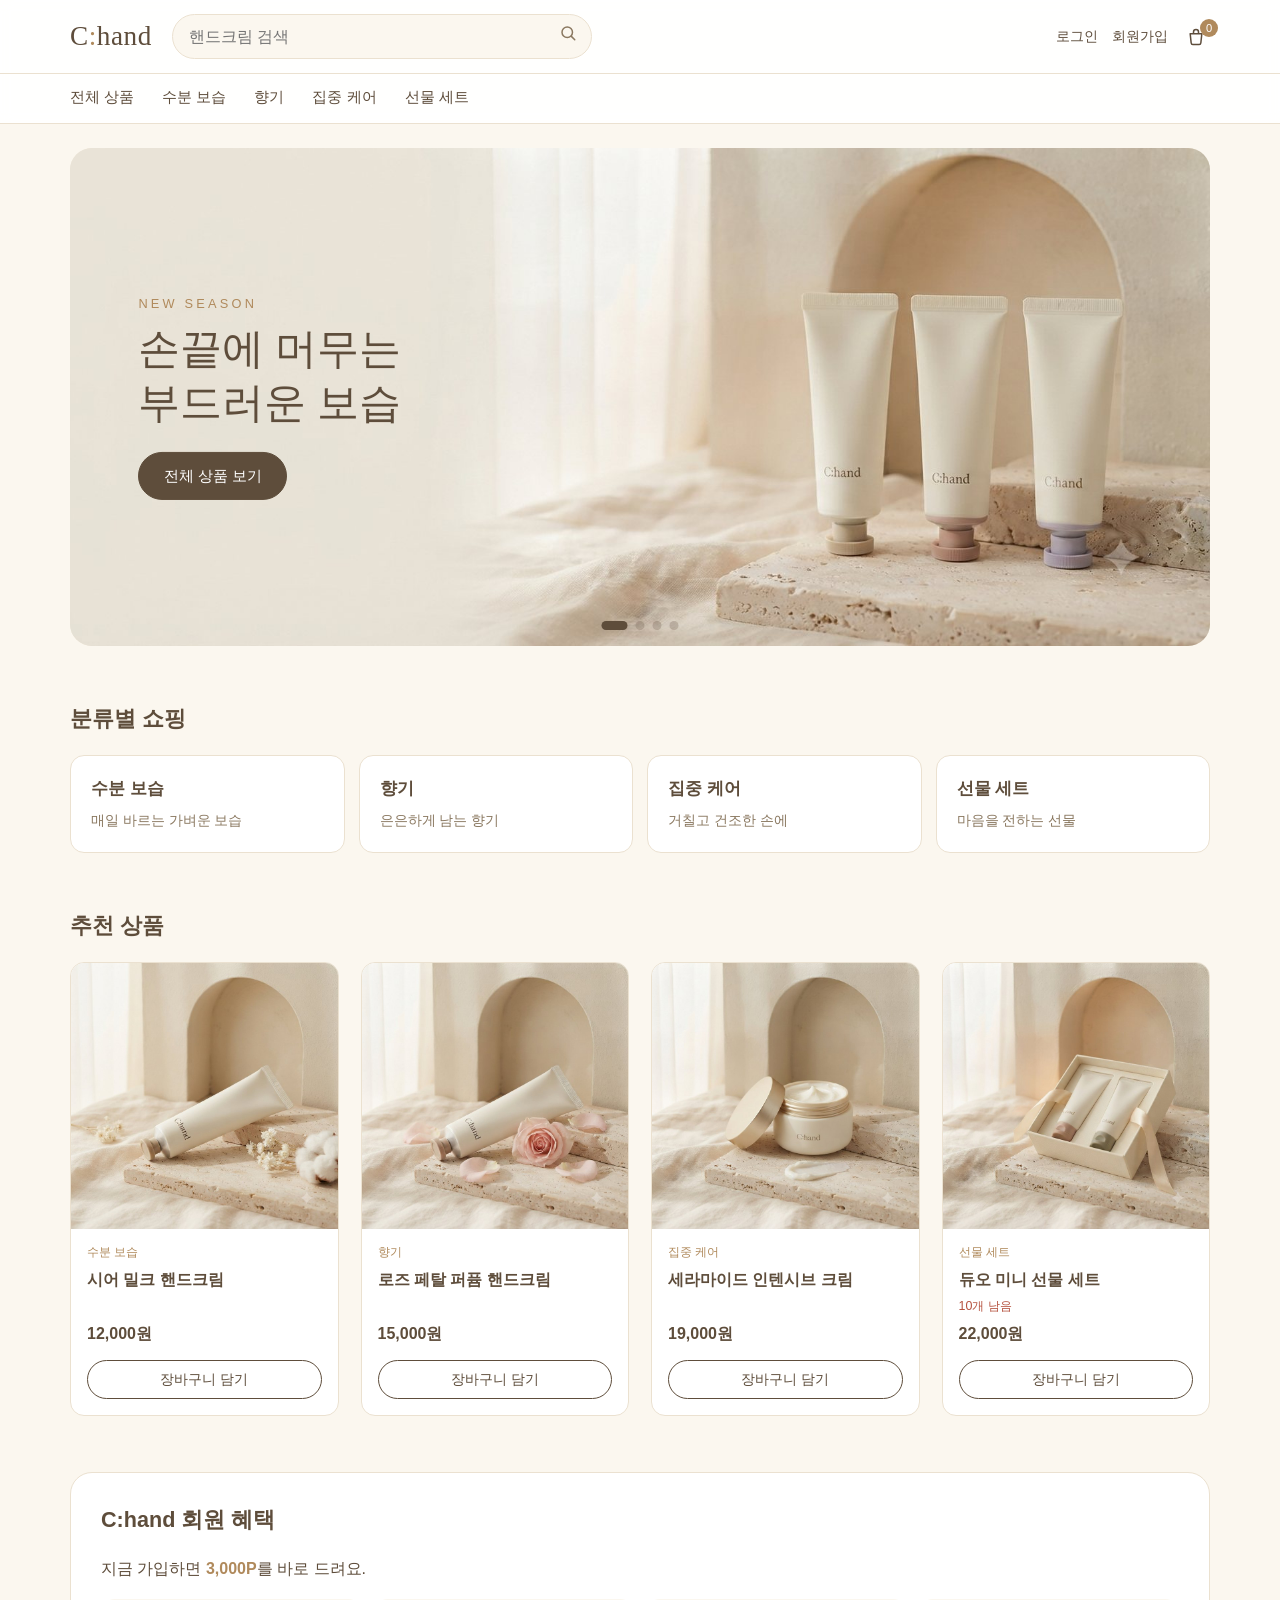
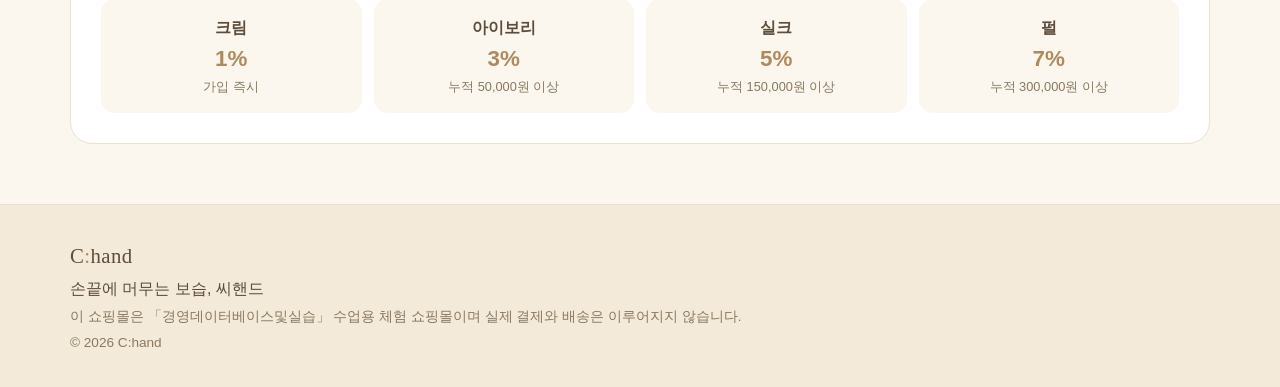
<file: chand/chand/index.html>
<!DOCTYPE html>
<html lang="ko">
<head>
  <meta charset="UTF-8">
  <meta name="viewport" content="width=device-width, initial-scale=1.0">
  <title>C:hand | 손끝에 머무는 보습, 핸드크림 쇼핑몰</title>
  <meta name="description" content="C:hand 핸드크림 쇼핑몰 - 보습, 향기, 집중 케어, 선물 세트">
  <link rel="icon" href="img/logo.svg" type="image/svg+xml">
  <link rel="stylesheet" href="style.css">
</head>
<body>

  <!-- ===== 머리말 ===== -->
  <header class="site-header">
    <div class="header-inner">
      <a href="#home" class="logo" aria-label="C:hand 홈">C<span>:</span>hand</a>

      <form class="search" id="searchForm" role="search">
        <input type="search" id="searchInput" placeholder="핸드크림 검색" aria-label="상품 검색">
        <button type="submit" aria-label="검색">
          <svg viewBox="0 0 24 24" width="18" height="18" aria-hidden="true"><circle cx="11" cy="11" r="7" fill="none" stroke="currentColor" stroke-width="2"/><line x1="16.5" y1="16.5" x2="21" y2="21" stroke="currentColor" stroke-width="2" stroke-linecap="round"/></svg>
        </button>
      </form>

      <div class="header-util">
        <span id="userGreeting" class="greeting"></span>
        <a href="#login" id="loginLink">로그인</a>
        <a href="#signup" id="signupLink">회원가입</a>
        <a href="#mypage" id="mypageLink" hidden>마이페이지</a>
        <button type="button" id="logoutBtn" class="link-btn" hidden>로그아웃</button>
        <a href="#cart" class="cart-link" aria-label="장바구니">
          <svg viewBox="0 0 24 24" width="20" height="20" aria-hidden="true"><path d="M5 8h14l-1.2 11.2a2 2 0 0 1-2 1.8H8.2a2 2 0 0 1-2-1.8z M9 8V6a3 3 0 0 1 6 0v2" fill="none" stroke="currentColor" stroke-width="1.8" stroke-linejoin="round"/></svg>
          <span id="cartCount" class="badge">0</span>
        </a>
      </div>
    </div>

    <nav class="main-nav" aria-label="주 메뉴">
      <ul id="navList">
        <li><a href="#products" data-cat="전체">전체 상품</a></li>
        <!-- 분류 메뉴는 script.js 의 CATEGORIES 배열로 자동 생성 -->
      </ul>
    </nav>
  </header>

  <main id="main">

    <!-- ===== 홈 ===== -->
    <section id="view-home" class="view">
      <div class="slider" id="slider" aria-roledescription="슬라이드">
        <div class="slide is-active">
          <img src="img/slide-1.jpg" onerror="this.onerror=null;this.src='img/slide-1.svg'" alt="크림색 선반 위에 놓인 C:hand 핸드크림 세 개">
          <div class="slide-text"><p class="eyebrow">NEW SEASON</p><h2>손끝에 머무는<br>부드러운 보습</h2><a href="#products" class="btn" data-cat="전체">전체 상품 보기</a></div>
        </div>
        <div class="slide">
          <img src="img/slide-2.jpg" onerror="this.onerror=null;this.src='img/slide-2.svg'" alt="꽃잎 사이에 놓인 로즈 핸드크림">
          <div class="slide-text"><p class="eyebrow">PERFUMED</p><h2>하루 종일 은은한<br>향기 핸드크림</h2><a href="#products" class="btn" data-cat="향기">향기 라인 보기</a></div>
        </div>
        <div class="slide">
          <img src="img/slide-3.jpg" onerror="this.onerror=null;this.src='img/slide-3.svg'" alt="손바닥 위의 크림과 세라마이드 크림 단지">
          <div class="slide-text"><p class="eyebrow">INTENSIVE CARE</p><h2>건조한 손을 위한<br>집중 케어</h2><a href="#products" class="btn" data-cat="집중 케어">집중 케어 보기</a></div>
        </div>
        <div class="slide">
          <img src="img/slide-4.jpg" onerror="this.onerror=null;this.src='img/slide-4.svg'" alt="리본이 묶인 선물 상자와 핸드크림">
          <div class="slide-text"><p class="eyebrow">GIFT</p><h2>마음을 전하는<br>핸드크림 선물 세트</h2><a href="#products" class="btn" data-cat="선물 세트">선물 세트 보기</a></div>
        </div>
        <div class="slider-dots" id="sliderDots" role="tablist" aria-label="슬라이드 선택"></div>
      </div>

      <section class="home-block">
        <h2 class="block-title">분류별 쇼핑</h2>
        <div class="cat-cards" id="catCards"></div>
      </section>

      <section class="home-block">
        <h2 class="block-title">추천 상품</h2>
        <div class="product-grid" id="bestGrid"></div>
      </section>

      <section class="home-block benefit">
        <h2 class="block-title">C:hand 회원 혜택</h2>
        <p class="benefit-lead">지금 가입하면 <strong>3,000P</strong>를 바로 드려요.</p>
        <ul class="grade-list" id="gradeList"></ul>
      </section>
    </section>

    <!-- ===== 상품 목록 ===== -->
    <section id="view-products" class="view" hidden>
      <div class="page-head">
        <h2 id="listTitle">전체 상품</h2>
        <p id="listInfo" class="muted"></p>
      </div>
      <div class="filter-bar" id="filterBar" role="group" aria-label="분류 필터"></div>
      <div class="sort-bar">
        <label for="sortSelect">정렬</label>
        <select id="sortSelect">
          <option value="basic">기본순</option>
          <option value="low">낮은 가격순</option>
          <option value="high">높은 가격순</option>
          <option value="name">이름순</option>
        </select>
      </div>
      <div class="product-grid" id="productGrid"></div>
      <p class="empty" id="emptyList" hidden>검색 결과가 없어요. 다른 단어로 찾아보세요.</p>
    </section>

    <!-- ===== 상품 상세 ===== -->
    <section id="view-detail" class="view" hidden>
      <div class="detail" id="detailBox"></div>
    </section>

    <!-- ===== 장바구니 ===== -->
    <section id="view-cart" class="view" hidden>
      <div class="page-head"><h2>장바구니</h2></div>
      <div class="cart-layout">
        <div id="cartList" class="cart-list"></div>
        <aside class="summary" id="cartSummary"></aside>
      </div>
    </section>

    <!-- ===== 체험 결제 ===== -->
    <section id="view-checkout" class="view" hidden>
      <div class="page-head">
        <h2>주문 · 결제</h2>
        <p class="muted">체험 결제입니다. 실제 결제는 이루어지지 않고 주문 내역만 저장돼요.</p>
      </div>
      <form id="checkoutForm" class="checkout-layout">
        <div class="form-card">
          <h3>배송 정보</h3>
          <label>받는 분<input type="text" id="coName" required maxlength="20"></label>
          <label>연락처<input type="tel" id="coPhone" required placeholder="010-0000-0000" pattern="01[0-9]-?[0-9]{3,4}-?[0-9]{4}"></label>
          <label>주소<input type="text" id="coAddr" required maxlength="80"></label>
          <label>배송 메모<input type="text" id="coMemo" maxlength="40" placeholder="예: 문 앞에 놓아주세요"></label>

          <h3>결제 수단 (체험)</h3>
          <div class="pay-methods">
            <label class="radio"><input type="radio" name="pay" value="체험 카드결제" checked> 카드결제</label>
            <label class="radio"><input type="radio" name="pay" value="체험 계좌이체"> 계좌이체</label>
            <label class="radio"><input type="radio" name="pay" value="체험 간편결제"> 간편결제</label>
          </div>

          <h3>포인트 사용</h3>
          <div class="point-use">
            <input type="number" id="coPoint" min="0" step="100" value="0" inputmode="numeric" aria-label="사용할 포인트">
            <button type="button" id="usePointAll" class="btn btn-line">전액 사용</button>
          </div>
          <p class="muted small" id="coPointInfo"></p>
        </div>
        <aside class="summary" id="checkoutSummary"></aside>
      </form>
    </section>

    <!-- ===== 주문 완료 ===== -->
    <section id="view-complete" class="view" hidden>
      <div class="complete" id="completeBox"></div>
    </section>

    <!-- ===== 로그인 ===== -->
    <section id="view-login" class="view" hidden>
      <form class="auth-card" id="loginForm">
        <h2>로그인</h2>
        <label>아이디<input type="text" id="loginId" required autocomplete="username"></label>
        <label>비밀번호<input type="password" id="loginPw" required autocomplete="current-password"></label>
        <p class="form-msg" id="loginMsg" role="alert"></p>
        <button type="submit" class="btn btn-block">로그인</button>
        <p class="auth-switch">아직 회원이 아니신가요? <a href="#signup">회원가입</a></p>
      </form>
    </section>

    <!-- ===== 회원가입 ===== -->
    <section id="view-signup" class="view" hidden>
      <form class="auth-card" id="signupForm">
        <h2>회원가입</h2>
        <p class="muted small">가입 즉시 3,000P 적립</p>
        <label>아이디 (영문·숫자 4~12자)<input type="text" id="suId" required pattern="[A-Za-z0-9]{4,12}" autocomplete="username"></label>
        <label>비밀번호 (6자 이상)<input type="password" id="suPw" required minlength="6" autocomplete="new-password"></label>
        <label>비밀번호 확인<input type="password" id="suPw2" required minlength="6" autocomplete="new-password"></label>
        <label>이름<input type="text" id="suName" required maxlength="20"></label>
        <label>이메일<input type="email" id="suEmail" required></label>
        <label>연락처<input type="tel" id="suPhone" placeholder="010-0000-0000" pattern="01[0-9]-?[0-9]{3,4}-?[0-9]{4}"></label>
        <label class="check"><input type="checkbox" id="suAgree" required> 이용약관 및 개인정보 수집에 동의합니다.</label>
        <p class="form-msg" id="signupMsg" role="alert"></p>
        <button type="submit" class="btn btn-block">가입하고 3,000P 받기</button>
        <p class="auth-switch">이미 회원이신가요? <a href="#login">로그인</a></p>
      </form>
    </section>

    <!-- ===== 마이페이지 ===== -->
    <section id="view-mypage" class="view" hidden>
      <div class="page-head"><h2>마이페이지</h2></div>
      <div class="my-top" id="myTop"></div>
      <div class="my-block">
        <h3>주문 내역</h3>
        <div id="orderList"></div>
      </div>
      <div class="my-block">
        <h3>포인트 내역</h3>
        <div id="pointList"></div>
      </div>
    </section>

  </main>

  <!-- ===== 꼬리말 ===== -->
  <footer class="site-footer">
    <div class="footer-inner">
      <p class="logo small-logo">C<span>:</span>hand</p>
      <p>손끝에 머무는 보습, 씨핸드</p>
      <p class="muted small">이 쇼핑몰은 「경영데이터베이스및실습」 수업용 체험 쇼핑몰이며 실제 결제와 배송은 이루어지지 않습니다.</p>
      <p class="muted small">© 2026 C:hand</p>
    </div>
  </footer>

  <div class="toast" id="toast" role="status" aria-live="polite"></div>

  <script src="script.js"></script>
</body>
</html>
</file>
<file: chand/chand/style.css>
/* =========================================
   C:hand 스타일 - 아이보리 · 크림 · 흰색
   ========================================= */
:root {
  --ivory: #fbf7ef;
  --cream: #f3ead9;
  --cream-deep: #e7d8bf;
  --white: #ffffff;
  --brown: #5e4d3b;
  --brown-soft: #8a7860;
  --accent: #b08a5c;
  --line: #ebe1d0;
  --danger: #b5523f;
  --radius: 14px;
  --shadow: 0 4px 18px rgba(94, 77, 59, .08);
  --max: 1180px;
}

* { box-sizing: border-box; margin: 0; padding: 0; }
html { -webkit-text-size-adjust: 100%; }
body {
  font-family: "Pretendard", "Apple SD Gothic Neo", "Malgun Gothic", "Noto Sans KR", sans-serif;
  background: var(--ivory);
  color: var(--brown);
  line-height: 1.6;
  overflow-x: hidden;
  word-break: keep-all;
  overflow-wrap: anywhere;
}
img { max-width: 100%; display: block; }
a { color: inherit; text-decoration: none; }
ul { list-style: none; }
button, input, select { font: inherit; color: inherit; }
[hidden] { display: none !important; }
.muted { color: var(--brown-soft); }
.small { font-size: .85rem; }

/* ---------- 버튼 ---------- */
.btn {
  display: inline-block;
  background: var(--brown);
  color: var(--white);
  border: 1px solid var(--brown);
  border-radius: 999px;
  padding: .7em 1.6em;
  cursor: pointer;
  font-size: .95rem;
  transition: background .2s, color .2s;
  text-align: center;
}
.btn:hover { background: #47392b; }
.btn-line { background: var(--white); color: var(--brown); }
.btn-line:hover { background: var(--cream); }
.btn-block { display: block; width: 100%; }
.btn:disabled { opacity: .45; cursor: not-allowed; }
.link-btn { background: none; border: 0; cursor: pointer; font-size: .9rem; }

/* ---------- 헤더 ---------- */
.site-header {
  position: sticky; top: 0; z-index: 50;
  background: rgba(255, 255, 255, .94);
  backdrop-filter: blur(6px);
  border-bottom: 1px solid var(--line);
}
.header-inner {
  max-width: var(--max); margin: 0 auto;
  display: flex; align-items: center; gap: 20px;
  padding: 14px 20px;
}
.logo { font-family: Georgia, "Times New Roman", serif; font-size: 1.7rem; letter-spacing: .02em; color: var(--brown); flex-shrink: 0; }
.logo span { color: var(--accent); }
.search { flex: 1; display: flex; max-width: 420px; min-width: 0; background: var(--ivory); border: 1px solid var(--line); border-radius: 999px; }
.search input { flex: 1; min-width: 0; border: 0; background: transparent; padding: .55em 1em; outline: none; }
.search button { border: 0; background: none; padding: 0 14px; cursor: pointer; color: var(--brown-soft); }
.header-util { display: flex; align-items: center; gap: 14px; margin-left: auto; font-size: .9rem; flex-shrink: 0; }
.greeting { color: var(--brown-soft); }
.cart-link { position: relative; display: flex; align-items: center; padding: 4px; }
.badge {
  position: absolute; top: -4px; right: -8px;
  min-width: 18px; height: 18px; padding: 0 4px;
  border-radius: 9px; background: var(--accent); color: var(--white);
  font-size: .7rem; line-height: 18px; text-align: center;
}
.main-nav { border-top: 1px solid var(--line); }
.main-nav ul {
  max-width: var(--max); margin: 0 auto; padding: 0 20px;
  display: flex; gap: 28px; overflow-x: auto; scrollbar-width: none;
}
.main-nav ul::-webkit-scrollbar { display: none; }
.main-nav a { display: block; padding: 11px 0; font-size: .95rem; white-space: nowrap; border-bottom: 2px solid transparent; }
.main-nav a.is-current, .main-nav a:hover { border-color: var(--accent); color: var(--accent); }

/* ---------- 공통 레이아웃 ---------- */
main { max-width: var(--max); margin: 0 auto; padding: 0 20px 60px; min-height: 60vh; }
.page-head { padding: 34px 0 18px; }
.page-head h2 { font-size: 1.6rem; font-weight: 600; }
.block-title { font-size: 1.35rem; font-weight: 600; margin-bottom: 18px; }
.home-block { margin-top: 56px; }

/* ---------- 슬라이드 ---------- */
.slider {
  position: relative; margin: 24px 0 0;
  aspect-ratio: 16 / 7; border-radius: 22px; overflow: hidden;
  background: var(--cream);
}
.slide { position: absolute; inset: 0; opacity: 0; transition: opacity 1.2s ease; pointer-events: none; }
.slide.is-active { opacity: 1; pointer-events: auto; }
.slide img { width: 100%; height: 100%; object-fit: cover; object-position: right center; }
.slide-text { position: absolute; left: 6%; top: 50%; transform: translateY(-50%); max-width: 46%; }
.eyebrow { font-size: .8rem; letter-spacing: .25em; color: var(--accent); margin-bottom: 8px; }
.slide-text h2 { font-family: Georgia, "Times New Roman", serif; font-weight: 500; font-size: clamp(1.25rem, 3.4vw, 2.6rem); line-height: 1.3; margin-bottom: 22px; }
.slider-dots { position: absolute; bottom: 16px; left: 50%; transform: translateX(-50%); display: flex; gap: 8px; }
.slider-dots button { width: 9px; height: 9px; border-radius: 50%; border: 0; background: rgba(94, 77, 59, .25); cursor: pointer; transition: width .3s; }
.slider-dots button.is-active { width: 26px; border-radius: 5px; background: var(--brown); }

/* ---------- 분류 카드 ---------- */
.cat-cards { display: grid; grid-template-columns: repeat(4, 1fr); gap: 14px; }
.cat-card {
  background: var(--white); border: 1px solid var(--line); border-radius: var(--radius);
  padding: 20px; cursor: pointer; text-align: left; transition: transform .2s, box-shadow .2s;
}
.cat-card:hover { transform: translateY(-3px); box-shadow: var(--shadow); }
.cat-card strong { display: block; font-size: 1.05rem; margin-bottom: 4px; }
.cat-card span { font-size: .85rem; color: var(--brown-soft); }

/* ---------- 상품 카드 ---------- */
.product-grid { display: grid; grid-template-columns: repeat(4, 1fr); gap: 22px; }
.product-card { background: var(--white); border-radius: var(--radius); overflow: hidden; border: 1px solid var(--line); display: flex; flex-direction: column; transition: box-shadow .2s; }
.product-card:hover { box-shadow: var(--shadow); }
.product-card .thumb { aspect-ratio: 1; background: var(--cream); overflow: hidden; }
.product-card .thumb img { width: 100%; height: 100%; object-fit: cover; transition: transform .4s; }
.product-card:hover .thumb img { transform: scale(1.04); }
.product-card .info { padding: 14px 16px 16px; display: flex; flex-direction: column; gap: 4px; flex: 1; }
.product-card .cat { font-size: .78rem; color: var(--accent); }
.product-card .name { font-size: 1rem; font-weight: 600; }
.product-card .price { font-weight: 600; margin-top: auto; }
.product-card .stock-low { font-size: .78rem; color: var(--danger); }
.product-card .add { margin-top: 10px; padding: .5em; font-size: .88rem; }

/* ---------- 목록 필터 ---------- */
.filter-bar { display: flex; flex-wrap: wrap; gap: 8px; margin-bottom: 14px; }
.chip { border: 1px solid var(--line); background: var(--white); border-radius: 999px; padding: .4em 1.1em; cursor: pointer; font-size: .9rem; }
.chip.is-active { background: var(--brown); border-color: var(--brown); color: var(--white); }
.sort-bar { display: flex; justify-content: flex-end; align-items: center; gap: 8px; margin-bottom: 18px; font-size: .9rem; }
.sort-bar select { border: 1px solid var(--line); background: var(--white); border-radius: 8px; padding: .35em .6em; }
.empty { text-align: center; padding: 60px 0; color: var(--brown-soft); }

/* ---------- 상세 ---------- */
.detail { display: grid; grid-template-columns: 1fr 1fr; gap: 44px; padding-top: 34px; }
.detail-img { background: var(--cream); border-radius: 20px; overflow: hidden; }
.detail-info .cat { color: var(--accent); font-size: .9rem; }
.detail-info h2 { font-size: 1.7rem; margin: 4px 0 10px; }
.detail-info .price { font-size: 1.5rem; font-weight: 600; margin-bottom: 18px; }
.detail-info .desc { margin-bottom: 18px; }
.spec { border-top: 1px solid var(--line); margin-bottom: 20px; }
.spec div { display: flex; padding: 10px 0; border-bottom: 1px solid var(--line); font-size: .92rem; }
.spec dt { width: 92px; color: var(--brown-soft); flex-shrink: 0; }
.qty { display: inline-flex; align-items: center; border: 1px solid var(--line); border-radius: 999px; background: var(--white); }
.qty button { width: 34px; height: 34px; border: 0; background: none; cursor: pointer; font-size: 1.1rem; }
.qty input { width: 44px; text-align: center; border: 0; background: none; -moz-appearance: textfield; appearance: textfield; }
.qty input::-webkit-inner-spin-button, .qty input::-webkit-outer-spin-button { -webkit-appearance: none; margin: 0; }
.detail-actions { display: flex; flex-wrap: wrap; gap: 10px; margin-top: 18px; }
.detail-actions .btn { flex: 1; min-width: 130px; }
.back-link { display: inline-block; margin-bottom: 14px; font-size: .9rem; color: var(--brown-soft); }

/* ---------- 장바구니 / 결제 ---------- */
.cart-layout, .checkout-layout { display: grid; grid-template-columns: 1fr 320px; gap: 28px; align-items: start; }
.cart-item {
  display: grid; grid-template-columns: 88px 1fr auto; gap: 16px; align-items: center;
  background: var(--white); border: 1px solid var(--line); border-radius: var(--radius);
  padding: 14px; margin-bottom: 12px;
}
.cart-item img { width: 88px; height: 88px; border-radius: 10px; object-fit: cover; background: var(--cream); }
.cart-item .ci-name { font-weight: 600; }
.cart-item .ci-unit { font-size: .85rem; color: var(--brown-soft); }
.cart-item .ci-right { display: flex; flex-direction: column; align-items: flex-end; gap: 8px; }
.cart-item .ci-sum { font-weight: 600; }
.del-btn { border: 0; background: none; color: var(--brown-soft); cursor: pointer; font-size: .85rem; text-decoration: underline; }
.summary { background: var(--white); border: 1px solid var(--line); border-radius: var(--radius); padding: 22px; position: sticky; top: 130px; }
.summary h3 { font-size: 1.1rem; margin-bottom: 14px; }
.sum-row { display: flex; justify-content: space-between; padding: 6px 0; font-size: .95rem; }
.sum-row.total { border-top: 1px solid var(--line); margin-top: 8px; padding-top: 14px; font-size: 1.15rem; font-weight: 700; }
.sum-note { font-size: .82rem; color: var(--brown-soft); margin: 10px 0 16px; }
.cart-empty { background: var(--white); border: 1px dashed var(--cream-deep); border-radius: var(--radius); padding: 50px 20px; text-align: center; }
.cart-empty p { margin-bottom: 16px; color: var(--brown-soft); }

.form-card { background: var(--white); border: 1px solid var(--line); border-radius: var(--radius); padding: 24px; }
.form-card h3 { font-size: 1.05rem; margin: 22px 0 12px; }
.form-card h3:first-child { margin-top: 0; }
label { display: block; font-size: .9rem; margin-bottom: 12px; color: var(--brown-soft); }
label input[type="text"], label input[type="password"], label input[type="email"], label input[type="tel"], .point-use input {
  display: block; width: 100%; margin-top: 5px;
  border: 1px solid var(--line); background: var(--ivory); border-radius: 10px;
  padding: .65em .9em; color: var(--brown); outline: none;
}
input:focus { border-color: var(--accent); }
.pay-methods { display: flex; flex-wrap: wrap; gap: 10px; }
label.radio, label.check { display: flex; align-items: center; gap: 8px; color: var(--brown); margin: 0; }
label.radio { border: 1px solid var(--line); border-radius: 10px; padding: .55em 1em; background: var(--ivory); cursor: pointer; }
label.check { margin: 8px 0 12px; font-size: .88rem; }
.point-use { display: flex; gap: 10px; }
.point-use input { margin-top: 0; flex: 1; min-width: 0; }
.point-use .btn { flex-shrink: 0; padding: .55em 1.1em; }

/* ---------- 로그인 · 가입 ---------- */
.auth-card { max-width: 420px; margin: 44px auto 0; background: var(--white); border: 1px solid var(--line); border-radius: 20px; padding: 32px 28px; }
.auth-card h2 { font-size: 1.5rem; margin-bottom: 6px; }
.auth-card .muted { margin-bottom: 16px; }
.auth-card .btn { margin-top: 6px; }
.form-msg { min-height: 1.3em; color: var(--danger); font-size: .88rem; margin-bottom: 4px; }
.auth-switch { text-align: center; margin-top: 16px; font-size: .9rem; color: var(--brown-soft); }
.auth-switch a { color: var(--accent); text-decoration: underline; }

/* ---------- 마이페이지 ---------- */
.my-top { display: grid; grid-template-columns: repeat(3, 1fr); gap: 14px; }
.my-stat { background: var(--white); border: 1px solid var(--line); border-radius: var(--radius); padding: 20px; }
.my-stat .label { font-size: .85rem; color: var(--brown-soft); }
.my-stat .value { font-size: 1.35rem; font-weight: 700; margin-top: 4px; }
.my-stat .sub { font-size: .82rem; color: var(--brown-soft); margin-top: 6px; }
.grade-bar { height: 6px; background: var(--cream); border-radius: 3px; margin-top: 10px; overflow: hidden; }
.grade-bar span { display: block; height: 100%; background: var(--accent); }
.my-block { margin-top: 34px; }
.my-block h3 { font-size: 1.15rem; margin-bottom: 12px; }
.order-card { background: var(--white); border: 1px solid var(--line); border-radius: var(--radius); padding: 16px 18px; margin-bottom: 12px; }
.order-head { display: flex; flex-wrap: wrap; justify-content: space-between; gap: 6px; font-size: .88rem; color: var(--brown-soft); margin-bottom: 8px; }
.order-items { font-size: .93rem; margin-bottom: 8px; }
.order-foot { display: flex; flex-wrap: wrap; justify-content: space-between; gap: 6px; font-size: .9rem; border-top: 1px solid var(--line); padding-top: 8px; }
.status { display: inline-block; background: var(--cream); border-radius: 999px; padding: 0 10px; font-size: .8rem; color: var(--brown); }
.table-wrap { overflow-x: auto; background: var(--white); border: 1px solid var(--line); border-radius: var(--radius); }
.point-table { width: 100%; border-collapse: collapse; font-size: .9rem; }
.point-table th, .point-table td { padding: 10px 14px; text-align: left; border-bottom: 1px solid var(--line); white-space: nowrap; }
.point-table th { background: var(--ivory); font-weight: 600; color: var(--brown-soft); }
.plus { color: var(--accent); font-weight: 600; }
.minus { color: var(--danger); font-weight: 600; }

/* ---------- 혜택 ---------- */
.benefit { background: var(--white); border: 1px solid var(--line); border-radius: 22px; padding: 30px; }
.benefit-lead { margin-bottom: 18px; }
.benefit-lead strong { color: var(--accent); }
.grade-list { display: grid; grid-template-columns: repeat(4, 1fr); gap: 12px; }
.grade-list li { background: var(--ivory); border-radius: var(--radius); padding: 16px; text-align: center; }
.grade-list .g-name { font-weight: 700; }
.grade-list .g-rate { font-size: 1.4rem; color: var(--accent); font-weight: 700; }
.grade-list .g-cond { font-size: .8rem; color: var(--brown-soft); }

/* ---------- 주문 완료 ---------- */
.complete { max-width: 520px; margin: 50px auto 0; background: var(--white); border: 1px solid var(--line); border-radius: 20px; padding: 36px 28px; text-align: center; }
.complete .check-icon { width: 60px; height: 60px; margin: 0 auto 14px; border-radius: 50%; background: var(--cream); display: flex; align-items: center; justify-content: center; font-size: 1.8rem; color: var(--accent); }
.complete h2 { margin-bottom: 8px; }
.complete .sum-row { text-align: left; }
.complete .btns { display: flex; gap: 10px; justify-content: center; flex-wrap: wrap; margin-top: 22px; }

/* ---------- 푸터 ---------- */
.site-footer { background: var(--cream); border-top: 1px solid var(--line); }
.footer-inner { max-width: var(--max); margin: 0 auto; padding: 34px 20px; display: flex; flex-direction: column; gap: 4px; }
.small-logo { font-size: 1.3rem; }

/* ---------- 토스트 ---------- */
.toast {
  position: fixed; left: 50%; bottom: 28px; transform: translate(-50%, 20px);
  background: var(--brown); color: var(--white); padding: .75em 1.4em; border-radius: 999px;
  font-size: .92rem; opacity: 0; pointer-events: none; transition: .3s; z-index: 100;
  max-width: calc(100% - 40px); text-align: center;
}
.toast.show { opacity: 1; transform: translate(-50%, 0); }

/* =========================================
   반응형
   ========================================= */
@media (max-width: 980px) {
  .product-grid { grid-template-columns: repeat(3, 1fr); }
  .cart-layout, .checkout-layout { grid-template-columns: 1fr; }
  .summary { position: static; }
}

@media (max-width: 720px) {
  .header-inner { flex-wrap: wrap; gap: 10px 14px; padding: 12px 16px; }
  .logo { font-size: 1.45rem; }
  .search { order: 3; flex-basis: 100%; max-width: none; }
  .header-util { gap: 10px; font-size: .84rem; }
  .greeting { display: none; }
  .main-nav ul { gap: 20px; padding: 0 16px; }
  main { padding: 0 16px 50px; }

  .slider { aspect-ratio: 4 / 3; border-radius: 16px; margin-top: 16px; }
  .slide img { object-position: 78% center; }
  .slide::after { content: ""; position: absolute; inset: 0; background: linear-gradient(90deg, rgba(251, 247, 239, .92) 0%, rgba(251, 247, 239, .6) 55%, rgba(251, 247, 239, 0) 80%); }
  .slide-text { z-index: 1; }
  .slide-text { max-width: 60%; left: 5%; }
  .slide-text .btn { padding: .55em 1.1em; font-size: .82rem; }
  .eyebrow { font-size: .68rem; }

  .cat-cards { grid-template-columns: repeat(2, 1fr); gap: 10px; }
  .product-grid { grid-template-columns: repeat(2, 1fr); gap: 12px; }
  .product-card .info { padding: 10px 12px 12px; }
  .product-card .name { font-size: .92rem; }
  .detail { grid-template-columns: 1fr; gap: 22px; padding-top: 20px; }
  .detail-info h2 { font-size: 1.4rem; }
  .my-top { grid-template-columns: 1fr; }
  .grade-list { grid-template-columns: repeat(2, 1fr); }
  .benefit { padding: 22px 16px; }
  .home-block { margin-top: 40px; }
  .cart-item { grid-template-columns: 64px 1fr; gap: 12px; }
  .cart-item img { width: 64px; height: 64px; }
  .cart-item .ci-right { grid-column: 1 / -1; flex-direction: row; justify-content: space-between; align-items: center; }
  .auth-card { padding: 26px 20px; margin-top: 26px; }
  .form-card { padding: 20px 16px; }
}

@media (max-width: 380px) {
  .header-util a[href="#signup"] { font-size: .8rem; }
  .slide-text h2 { margin-bottom: 12px; }
}
</file>
